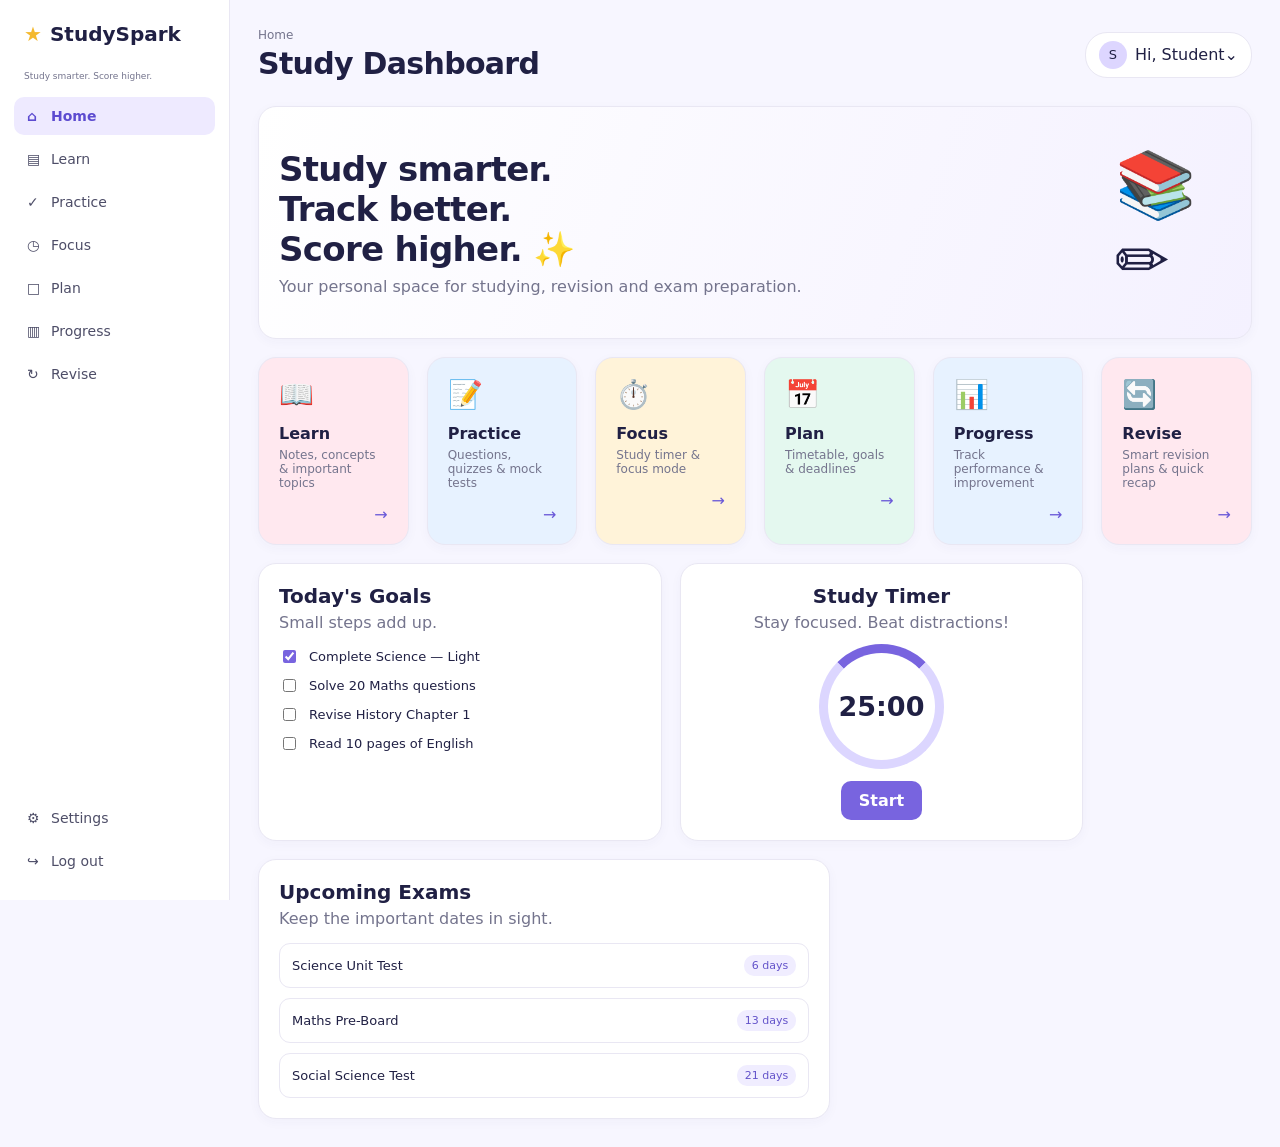
<file: index.html>
<!DOCTYPE html>
<html lang="en">
<head>
<meta charset="UTF-8">
<meta name="viewport" content="width=device-width, initial-scale=1.0">
<title>StudySpark — Student Dashboard</title>
<style>
:root{
  --ink:#202044; --muted:#74748d; --bg:#f7f6ff; --card:#fff;
  --purple:#7864df; --purple2:#eeeaff; --line:#e9e7f3;
  --pink:#ffe8ef; --blue:#e7f2ff; --mint:#e4f8ef; --yellow:#fff3d9;
}
*{box-sizing:border-box}
body{margin:0;font-family:Inter,ui-sans-serif,system-ui,-apple-system,Segoe UI,sans-serif;color:var(--ink);background:var(--bg)}
button,input{font:inherit}
.app{display:flex;min-height:100vh}
.sidebar{width:230px;background:#fff;border-right:1px solid var(--line);padding:22px 14px;position:fixed;inset:0 auto 0 0}
.brand{font-weight:800;font-size:20px;display:flex;gap:8px;align-items:center;padding:0 10px 25px}
.star{color:#f4b92f}.tagline{font-size:9px;color:var(--muted);font-weight:500}
.nav{display:grid;gap:5px}.nav button{border:0;background:none;text-align:left;padding:11px 13px;border-radius:10px;color:#4e4e68;cursor:pointer;font-size:14px}
.nav button:hover,.nav button.active{background:var(--purple2);color:#5c4bd0;font-weight:650}
.nav .icon{display:inline-block;width:24px}
.bottom{position:absolute;bottom:20px;left:14px;right:14px}
.main{margin-left:230px;padding:28px;max-width:1500px;width:calc(100% - 230px)}
.top{display:flex;justify-content:space-between;align-items:center;margin-bottom:25px}
.crumb{font-size:12px;color:var(--muted);margin-bottom:4px}
h1{margin:0;font-size:30px;letter-spacing:-.7px} h2{margin:0 0 5px;font-size:20px} p{margin:0;color:var(--muted)}
.user{background:#fff;border:1px solid var(--line);border-radius:22px;padding:8px 13px;display:flex;align-items:center;gap:8px}
.avatar{width:28px;height:28px;border-radius:50%;background:#ddd6ff;display:grid;place-items:center;font-size:13px}
.grid{display:grid;grid-template-columns:repeat(12,1fr);gap:18px}
.card{background:var(--card);border:1px solid var(--line);border-radius:18px;padding:20px;box-shadow:0 3px 12px rgba(60,45,120,.035)}
.hero{grid-column:span 12;background:linear-gradient(110deg,#fff,#f4f1ff);display:flex;justify-content:space-between;align-items:center;min-height:170px}
.hero h1{font-size:34px}.hero p{margin-top:8px}.doodle{font-size:65px;padding:20px 35px}
.feature{grid-column:span 2;min-height:145px;cursor:pointer;transition:.18s}
.feature:hover{transform:translateY(-2px);box-shadow:0 8px 22px rgba(60,45,120,.08)}
.feature .ico{font-size:28px;margin-bottom:13px}.feature h3{margin:0 0 5px;font-size:16px}.feature p{font-size:12px}.arrow{float:right;margin-top:15px;color:#6a59d8}
.pink{background:var(--pink)}.blue{background:var(--blue)}.mint{background:var(--mint)}.yellow{background:var(--yellow)}
.two{grid-column:span 5}.three{grid-column:span 7}
.list{display:grid;gap:10px;margin-top:15px}.row{display:flex;justify-content:space-between;align-items:center;padding:11px 12px;border:1px solid var(--line);border-radius:11px;font-size:13px}
.badge{padding:4px 8px;border-radius:10px;font-size:11px;background:#f0edff;color:#6353ca}
.check{display:flex;gap:10px;align-items:center;font-size:13px}.check input{accent-color:var(--purple)}
.timer{text-align:center}.circle{width:125px;height:125px;border-radius:50%;margin:12px auto;border:9px solid #dcd6ff;border-top-color:var(--purple);display:grid;place-items:center;font-size:27px;font-weight:750}
.btn{border:0;border-radius:10px;background:var(--purple);color:#fff;padding:10px 18px;cursor:pointer;font-weight:650}.btn.secondary{background:#f0edff;color:#5f50c9}
.progressbar{height:9px;background:#eeeef6;border-radius:10px;overflow:hidden;margin-top:14px}.progressbar span{display:block;height:100%;background:var(--purple);border-radius:10px}
.page{display:none}.page.active{display:block}
.subjects{display:grid;grid-template-columns:repeat(3,1fr);gap:15px;margin-top:20px}
.subject{padding:22px;border:1px solid var(--line);border-radius:16px;cursor:pointer}.subject h3{margin:10px 0 4px}.subject p{font-size:12px}
.search{width:100%;border:1px solid var(--line);padding:13px 15px;border-radius:12px;outline:none;margin-top:15px}.search:focus{border-color:#b9b0f2}
table{width:100%;border-collapse:collapse;margin-top:15px;font-size:12px}.tablewrap{overflow:auto}
th,td{border:1px solid var(--line);padding:10px;text-align:center}th{background:#faf9ff}
.notice{padding:12px;border-radius:12px;background:#fff8e8;margin-top:14px;font-size:12px}
@media(max-width:900px){.sidebar{width:72px;padding:18px 8px}.brand{justify-content:center}.brand .name,.tagline,.nav button span:last-child,.bottom span{display:none}.nav button{text-align:center}.main{margin-left:72px;width:calc(100% - 72px);padding:18px}.feature{grid-column:span 4}.two,.three{grid-column:span 12}.subjects{grid-template-columns:1fr 1fr}}
@media(max-width:600px){.hero{display:block}.doodle{display:none}.feature{grid-column:span 6}.subjects{grid-template-columns:1fr}.top h1{font-size:23px}}
</style>
</head>
<body>
<div class="app">
<aside class="sidebar">
  <div class="brand"><span class="star">★</span><span class="name">StudySpark</span></div>
  <div class="tagline" style="padding:0 10px 16px">Study smarter. Score higher.</div>
  <nav class="nav">
    <button class="active" data-page="home"><span class="icon">⌂</span><span>Home</span></button>
    <button data-page="learn"><span class="icon">▤</span><span>Learn</span></button>
    <button data-page="practice"><span class="icon">✓</span><span>Practice</span></button>
    <button data-page="focus"><span class="icon">◷</span><span>Focus</span></button>
    <button data-page="plan"><span class="icon">□</span><span>Plan</span></button>
    <button data-page="progress"><span class="icon">▥</span><span>Progress</span></button>
    <button data-page="revise"><span class="icon">↻</span><span>Revise</span></button>
  </nav>
  <div class="bottom nav">
    <button><span class="icon">⚙</span><span>Settings</span></button>
    <button onclick="alert('See you next time!')"><span class="icon">↪</span><span>Log out</span></button>
  </div>
</aside>

<main class="main">
<div class="top"><div><div class="crumb" id="crumb">Home</div><h1 id="title">Study Dashboard</h1></div><div class="user"><div class="avatar">S</div>Hi, Student⌄</div></div>

<section id="home" class="page active">
<div class="grid">
  <div class="card hero"><div><h1>Study smarter.<br>Track better.<br>Score higher. ✨</h1><p>Your personal space for studying, revision and exam preparation.</p></div><div class="doodle">📚<br>✏️</div></div>
  <div class="card feature pink" data-page="learn"><div class="ico">📖</div><h3>Learn</h3><p>Notes, concepts & important topics</p><div class="arrow">→</div></div>
  <div class="card feature blue" data-page="practice"><div class="ico">📝</div><h3>Practice</h3><p>Questions, quizzes & mock tests</p><div class="arrow">→</div></div>
  <div class="card feature yellow" data-page="focus"><div class="ico">⏱️</div><h3>Focus</h3><p>Study timer & focus mode</p><div class="arrow">→</div></div>
  <div class="card feature mint" data-page="plan"><div class="ico">📅</div><h3>Plan</h3><p>Timetable, goals & deadlines</p><div class="arrow">→</div></div>
  <div class="card feature blue" data-page="progress"><div class="ico">📊</div><h3>Progress</h3><p>Track performance & improvement</p><div class="arrow">→</div></div>
  <div class="card feature pink" data-page="revise"><div class="ico">🔄</div><h3>Revise</h3><p>Smart revision plans & quick recap</p><div class="arrow">→</div></div>

  <div class="card two"><h2>Today's Goals</h2><p>Small steps add up.</p><div class="list" id="goals">
    <label class="check"><input type="checkbox" checked> Complete Science — Light</label>
    <label class="check"><input type="checkbox"> Solve 20 Maths questions</label>
    <label class="check"><input type="checkbox"> Revise History Chapter 1</label>
    <label class="check"><input type="checkbox"> Read 10 pages of English</label>
  </div></div>
  <div class="card two timer"><h2>Study Timer</h2><p>Stay focused. Beat distractions!</p><div class="circle" id="timer">25:00</div><button class="btn" id="timerBtn" onclick="toggleTimer()">Start</button></div>
  <div class="card three"><h2>Upcoming Exams</h2><p>Keep the important dates in sight.</p><div class="list">
    <div class="row"><span>Science Unit Test</span><span class="badge">6 days</span></div>
    <div class="row"><span>Maths Pre-Board</span><span class="badge">13 days</span></div>
    <div class="row"><span>Social Science Test</span><span class="badge">21 days</span></div>
  </div></div>
</div>
</section>

<section id="learn" class="page">
<div class="card"><h2>Subject Notes</h2><p>Choose a subject and explore notes, formulas and important topics.</p><input class="search" placeholder="🔎  Search for a subject or chapter..." oninput="filterSubjects(this.value)">
<div class="subjects" id="subjects">
  <div class="subject pink"><div>🧪</div><h3>Science</h3><p>Light · Electricity · Chemistry</p></div>
  <div class="subject blue"><div>🧮</div><h3>Mathematics</h3><p>Formulas · Examples · Practice</p></div>
  <div class="subject mint"><div>🌍</div><h3>Social Science</h3><p>History · Geography · Civics</p></div>
  <div class="subject yellow"><div>📖</div><h3>English</h3><p>Literature · Grammar · Writing</p></div>
  <div class="subject pink"><div>अ</div><h3>Hindi</h3><p>Literature · Grammar</p></div>
  <div class="subject blue"><div>💻</div><h3>Computer / AI</h3><p>Coding · Basics · Projects</p></div>
</div></div></section>

<section id="practice" class="page"><div class="card"><h2>Practice & Mock Tests</h2><p>Practice a little every day.</p><div class="list">
<div class="row"><span>🧪 Science — Full Syllabus <small>60 questions · 60 min</small></span><button class="btn" onclick="startTest('Science')">Start Test</button></div>
<div class="row"><span>🧮 Mathematics — Chapter Test <small>40 questions · 45 min</small></span><button class="btn" onclick="startTest('Mathematics')">Start Test</button></div>
<div class="row"><span>🌍 Social Science — PYQs <small>60 questions · 75 min</small></span><button class="btn" onclick="startTest('Social Science')">Start Test</button></div>
</div><div class="notice">💡 Tip: Try a timed test once you've revised the chapter.</div></div></section>

<section id="focus" class="page"><div class="card timer"><h2>Focus Timer</h2><p>Put your phone aside and give yourself 25 minutes.</p><div class="circle" id="timer2">25:00</div><button class="btn" onclick="resetTimer()">Reset</button> <button class="btn" onclick="toggleTimer()">Start / Pause</button></div></section>

<section id="plan" class="page"><div class="card"><h2>My Study Timetable</h2><p>Plan your week, stay ahead.</p><div class="tablewrap"><table><tr><th>Time</th><th>Mon</th><th>Tue</th><th>Wed</th><th>Thu</th><th>Fri</th></tr>
<tr><td>6–7 PM</td><td>Science</td><td>Maths</td><td>English</td><td>Science</td><td>SST</td></tr>
<tr><td>7–8 PM</td><td>Maths</td><td>Science</td><td>Maths</td><td>Hindi</td><td>Science</td></tr>
<tr><td>8–9 PM</td><td>Homework</td><td>Revision</td><td>Homework</td><td>Revision</td><td>Mock Test</td></tr>
<tr><td>9–9:30 PM</td><td>Break</td><td>Break</td><td>Break</td><td>Break</td><td>Break</td></tr></table></div></div></section>

<section id="progress" class="page"><div class="grid"><div class="card two"><h2>Your Progress</h2><p>Keep improving one chapter at a time.</p><div style="font-size:50px;font-weight:800;margin:25px 0 5px">78%</div><p>Overall progress</p><div class="progressbar"><span style="width:78%"></span></div></div><div class="card three"><h2>This Month</h2><div class="list"><div class="row">Chapters completed <b>17 / 25</b></div><div class="row">Tests attempted <b>8 / 12</b></div><div class="row">Average score <b>86%</b></div><div class="row">Study streak <b>12 days 🔥</b></div></div></div></div></section>

<section id="revise" class="page"><div class="card"><h2>Revision Planner</h2><p>Smart revision. Better results.</p><div class="list">
<div class="row"><span>🔴 <b>High:</b> Light — Science</span><span class="badge">Due in 2 days</span></div>
<div class="row"><span>🟡 <b>Medium:</b> Electricity — Science</span><span class="badge">Due in 5 days</span></div>
<div class="row"><span>🟢 <b>Low:</b> Trigonometry — Maths</span><span class="badge">Due in 10 days</span></div>
</div><div class="notice">✨ Revision rule: review difficult topics first, then test yourself without looking at notes.</div></div></section>
</main>
</div>
<script>
const pages=document.querySelectorAll('.page');
const nav=document.querySelectorAll('.nav button[data-page]');
const title=document.getElementById('title'), crumb=document.getElementById('crumb');
const names={home:['Study Dashboard','Home'],learn:['Subject Notes','Learn'],practice:['Practice & Mock Tests','Practice'],focus:['Focus Timer','Focus'],plan:['My Study Timetable','Plan'],progress:['Your Progress','Progress'],revise:['Revision Planner','Revise']};
function showPage(id){
 pages.forEach(p=>p.classList.toggle('active',p.id===id));
 nav.forEach(b=>b.classList.toggle('active',b.dataset.page===id));
 document.querySelectorAll('.feature[data-page]').forEach(b=>b.onclick=()=>showPage(b.dataset.page));
 title.textContent=names[id][0]; crumb.textContent=names[id][1];
 window.scrollTo({top:0,behavior:'smooth'});
}
nav.forEach(b=>b.addEventListener('click',()=>showPage(b.dataset.page)));
document.querySelectorAll('.feature[data-page]').forEach(b=>b.onclick=()=>showPage(b.dataset.page));

let seconds=25*60, running=false, interval=null;
function renderTimer(){let m=Math.floor(seconds/60),s=seconds%60;let t=`${String(m).padStart(2,'0')}:${String(s).padStart(2,'0')}`;document.getElementById('timer').textContent=t;document.getElementById('timer2').textContent=t}
function toggleTimer(){running=!running;if(running){interval=setInterval(()=>{if(seconds>0){seconds--;renderTimer()}else{running=false;clearInterval(interval);alert('Focus session complete! 🎉')}} ,1000)}else clearInterval(interval)}
function resetTimer(){running=false;clearInterval(interval);seconds=25*60;renderTimer()}
function filterSubjects(v){document.querySelectorAll('.subject').forEach(s=>s.style.display=s.textContent.toLowerCase().includes(v.toLowerCase())?'block':'none')}
function startTest(subject){alert(`Starting ${subject} practice test!`)}
renderTimer();
</script>
</body>
</html>
</file>
